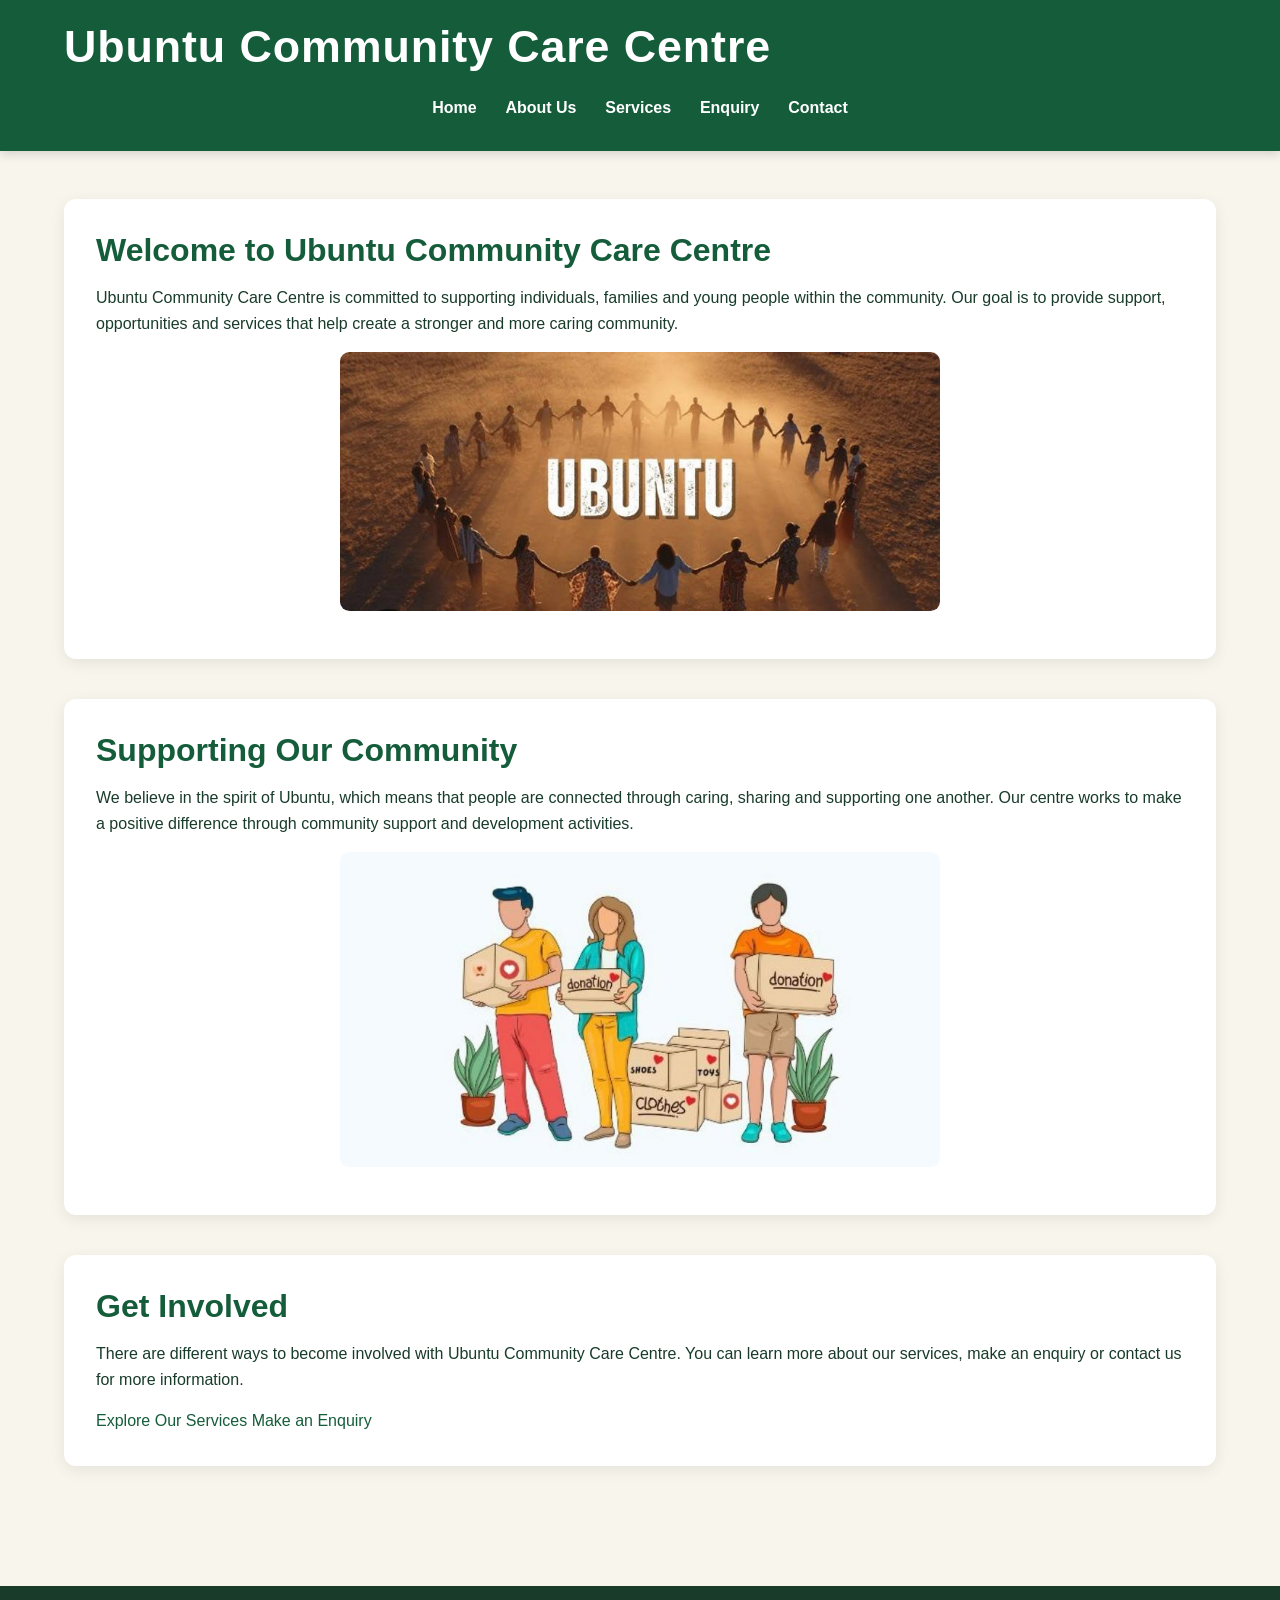
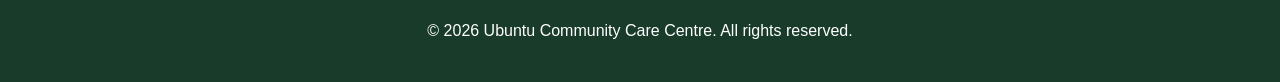
<file: index.html>
<!DOCTYPE html>
<html lang="en">

<head>
    <meta charset="UTF-8">
    <meta name="viewport" content="width=device-width, initial-scale=1.0">

    <!-- SEO Metadata -->
    <title>Ubuntu Community Care Centre | Community Support in Cape Town</title>

    <meta name="description"
          content="Discover Ubuntu Community Care Centre in Cape Town. Explore community support, food assistance, volunteering and youth development programmes.">

    <meta name="keywords"
          content="Ubuntu Community Care Centre, community support Cape Town, food assistance, volunteering, youth development, community programmes">

    <meta name="author" content="Ubuntu Community Care Centre">

    <link rel="stylesheet" href="css/style.css">

    <script type="application/ld+json">
{
  "@context": "https://schema.org",
  "@type": "Organization",
  "name": "Ubuntu Community Care Centre",
  "areaServed": {
    "@type": "City",
    "name": "Cape Town"
  },
  "description": "A community care centre supporting and serving the local community in Cape Town."
}
</script>
</head>

<body>

    <!-- Header section containing the website title and navigation menu -->
    <header>

        <h1>Ubuntu Community Care Centre</h1>

        <!-- Navigation menu linking to all five pages -->
        <nav>
    <!-- Hamburger button for mobile devices -->
    <button class="menu-toggle" aria-label="Open navigation menu">☰
        
    </button>

    <!-- Website navigation links -->
    <div class="nav-links">
        <a href="index.html">Home</a>
        <a href="about.html">About Us</a>
        <a href="services.html">Services</a>
        <a href="enquiry.html">Enquiry</a>
        <a href="contact.html">Contact</a>
    </div>
</nav>

    </header>

    <!-- Main content of the Home page -->
    <main>

        <!-- Main introduction section -->
        <section>

            <h2>Welcome to Ubuntu Community Care Centre</h2>

            <p>
                Ubuntu Community Care Centre is committed to supporting
                individuals, families and young people within the community.
                Our goal is to provide support, opportunities and services
                that help create a stronger and more caring community.
            </p>

           <picture>
   
<img
    src="images/indrx.jpeg"
     loading="lazy"
    srcset="images/indrx-small.jpg 414w,
            images/indrx.jpeg 828w"
    sizes="(max-width: 768px) 100vw, 600px"
    alt="Ubuntu community members standing together">

</picture>

        </section>

        <!-- Supporting our community section -->
        <section>

            <h2>Supporting Our Community</h2>

            <p>
                We believe in the spirit of Ubuntu, which means that people
                are connected through caring, sharing and supporting one
                another. Our centre works to make a positive difference
                through community support and development activities.
            </p>

 
<picture>
    <img
        src="images/donation.jpeg"
        loading="lazy"
        srcset="images/donation-small.jpg 414w,
                images/donation.jpeg 828w"
        sizes="(max-width: 768px) 100vw, 600px"
        alt="Community members supporting one another through donations">
</picture>


        </section>

        <!-- Call to action section -->
        <section>

            <h2>Get Involved</h2>

            <p>
                There are different ways to become involved with Ubuntu
                Community Care Centre. You can learn more about our services,
                make an enquiry or contact us for more information.
            </p>

            <a href="services.html">Explore Our Services</a>
<a href="enquiry.html">Make an Enquiry</a>

        </section>

    </main>

    <!-- Footer section -->
    <footer>

        <p>&copy; 2026 Ubuntu Community Care Centre. All rights reserved.</p>

    </footer>

    <script src="js/script.js"></script>

</body>

</html>
</file>
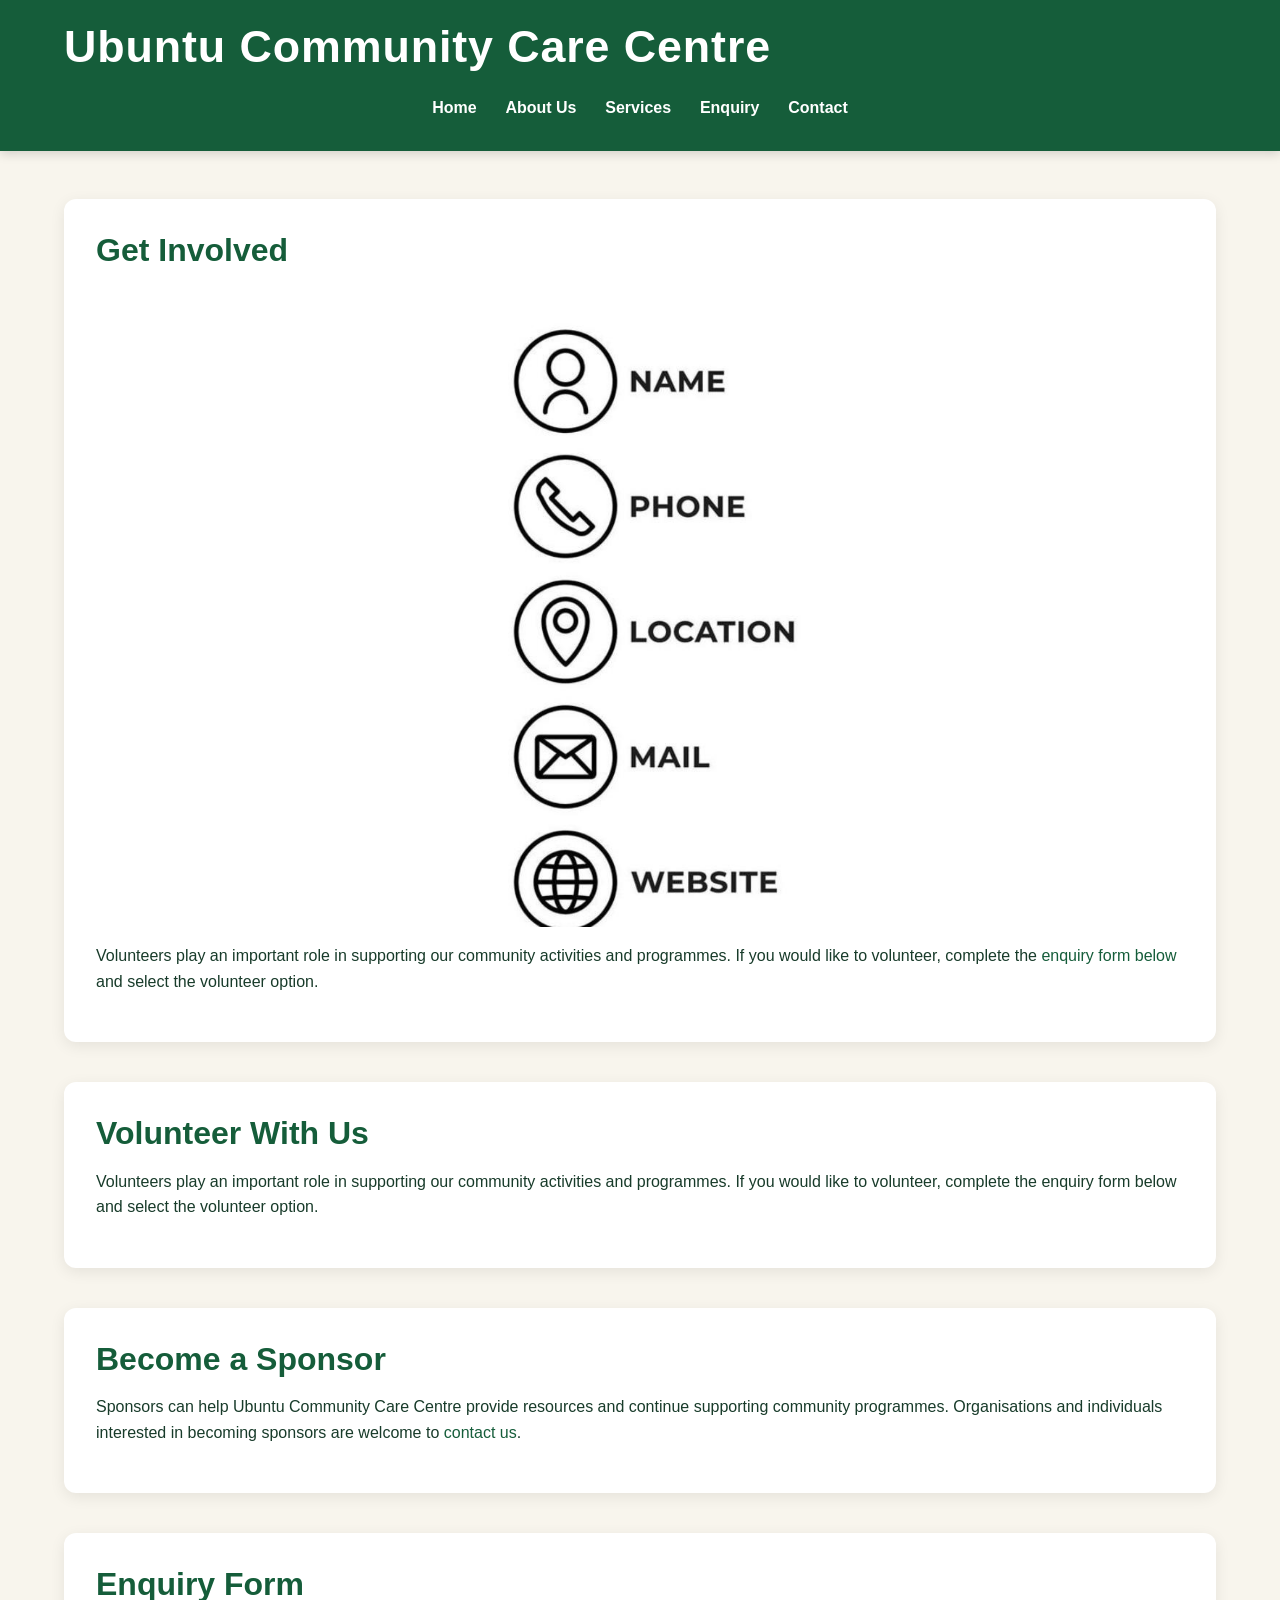
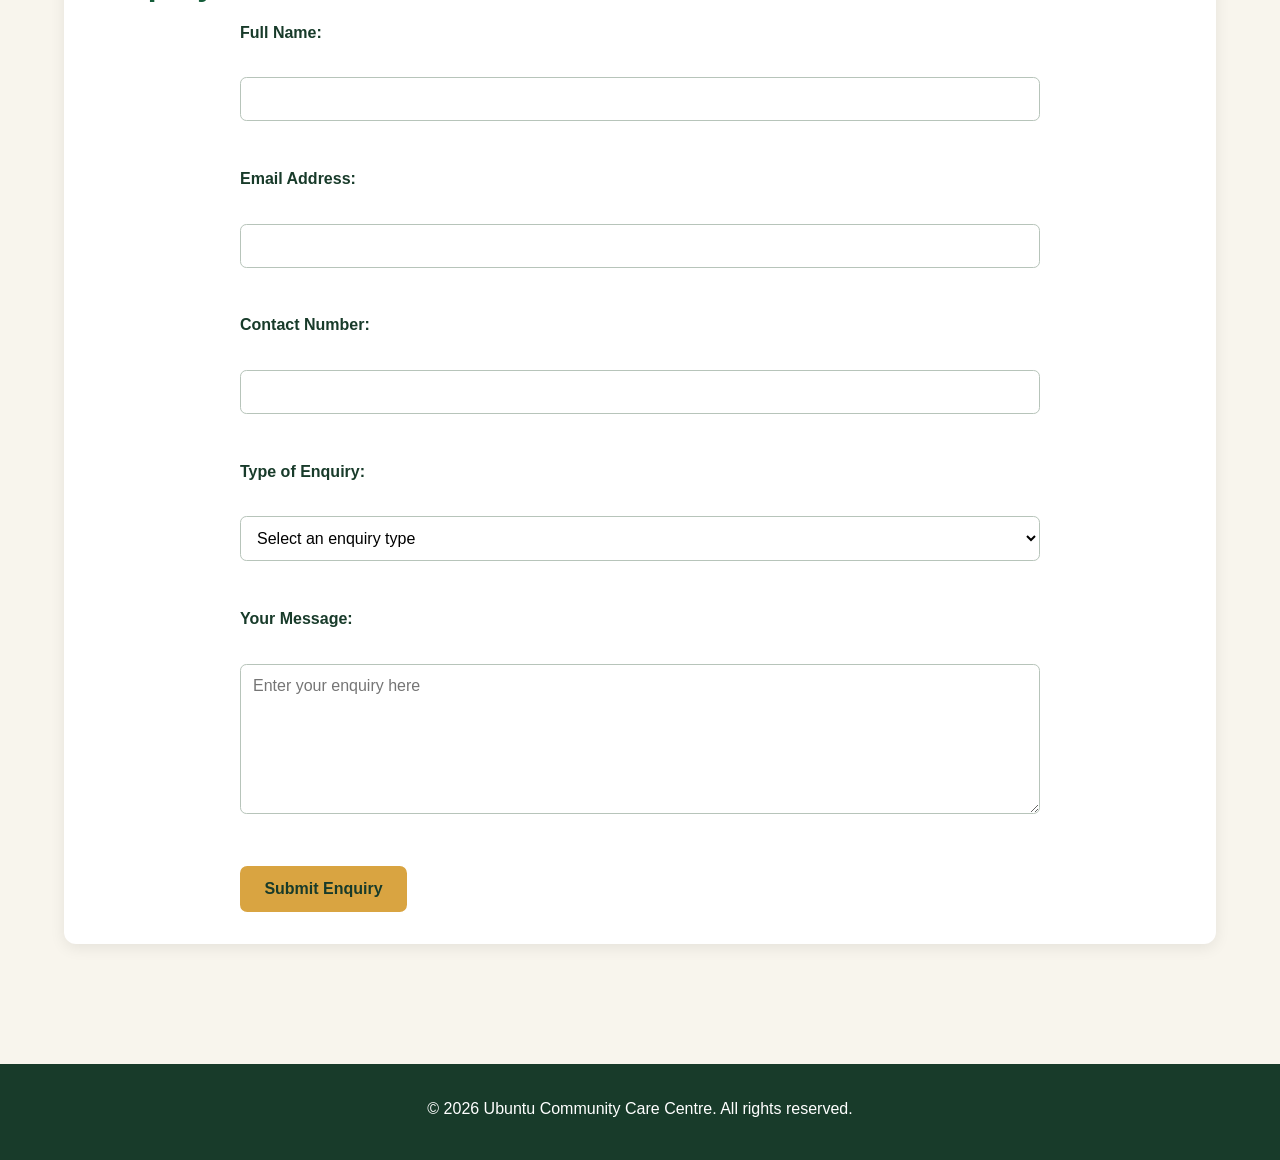
<file: enquiry.html>
<!DOCTYPE html>
<html lang="en">

<head>
    <meta charset="UTF-8">
    <meta name="viewport" content="width=device-width, initial-scale=1.0">

    <!-- SEO Metadata -->
    <title>Make an Enquiry | Ubuntu Community Care Centre</title>

    <meta name="description"
          content="Contact Ubuntu Community Care Centre to enquire about volunteering, sponsorship opportunities and community programmes in Cape Town.">

    <meta name="keywords"
          content="community enquiry Cape Town, volunteer opportunities, community sponsorship, community programmes, Ubuntu Community Care Centre">

    <meta name="author" content="Ubuntu Community Care Centre">

    <link rel="stylesheet" href="css/style.css">
</head>

<body>

    <!-- Header section containing the website title and navigation menu -->
    <header>


    <h1>Ubuntu Community Care Centre</h1>

    <!-- Mobile hamburger button -->
    <button class="menu-toggle" aria-label="Open navigation menu">
        ☰
    </button>

    <!-- Navigation links -->
    <nav class="nav-links">
        <a href="index.html">Home</a>
        <a href="about.html">About Us</a>
        <a href="services.html">Services</a>
        <a href="enquiry.html">Enquiry</a>
        <a href="contact.html">Contact</a>
    </nav>

</header> 

    <!-- Main content of the Enquiry page -->
    <main>

        <!-- Introduction section -->
        <section>

            <h2>Get Involved</h2>

<picture>
    <img
        src="images/enqury.jpeg"
        srcset="images/enqury-small.jpg 414w,
                images/enqury.jpeg 828w"
        sizes="(max-width: 768px) 100vw, 600px"
        alt="People getting involved in community activities">
</picture>
          <p>
    Volunteers play an important role in supporting our
    community activities and programmes. If you would like
    to volunteer, complete the <a href="#enquiry-form">enquiry form below</a>
    and select the volunteer option.
</p>
        </section>

        <!-- Volunteer section -->
        <section>

            <h2>Volunteer With Us</h2>

            <p>
                Volunteers play an important role in supporting our
                community activities and programmes. If you would like
                to volunteer, complete the enquiry form below and select
                the volunteer option.
            </p>

        </section>

        <!-- Sponsorship section -->
        <section>

            <h2>Become a Sponsor</h2>

            <p>
    Sponsors can help Ubuntu Community Care Centre provide
    resources and continue supporting community programmes.
    Organisations and individuals interested in becoming
    sponsors are welcome to <a href="contact.html">contact us</a>.
</p>

        </section>

        <!-- Enquiry form section -->
        <section>

            <h2>Enquiry Form</h2>

           <form id="enquiry-form">

    <label for="name">Full Name:</label>
    <br>
    <input type="text" id="name" name="name"
           minlength="2" maxlength="60"
           autocomplete="name" required>

    <br><br>

    <label for="email">Email Address:</label>
    <br>
    <input type="email" id="email" name="email"
           autocomplete="email" required>

    <br><br>

    <label for="phone">Contact Number:</label>
    <br>
    <input type="tel" id="phone" name="phone"
           pattern="(0[0-9]{9}|\+27[0-9]{9})"
           title="Enter a South African number such as 0821234567 or +27821234567."
           maxlength="12" autocomplete="tel" required>

    <br><br>

    <label for="enquiry-type">Type of Enquiry:</label>
    <br>
    <select id="enquiry-type" name="enquiry-type" required>
        <option value="" selected disabled>Select an enquiry type</option>
        <option value="volunteer">Volunteer</option>
        <option value="sponsor">Become a Sponsor</option>
        <option value="programme">Community Programme</option>
        <option value="other">Other</option>
    </select>

    <br><br>

    <label for="message">Your Message:</label>
    <br>
    <textarea id="message" name="message"
              rows="6" cols="40"
              minlength="10" maxlength="1000"
              placeholder="Enter your enquiry here"
              required></textarea>

    <br><br>

    <button type="submit">Submit Enquiry</button>

    <p id="enquiry-feedback" class="form-feedback"
       role="status" aria-live="polite"></p>

</form>
        </section>

    </main>

    <!-- Footer section -->
    <footer>

        <p>&copy; 2026 Ubuntu Community Care Centre. All rights reserved.</p>

    </footer>

    <script src="js/script.js"></script>

</body>

</html>
</file>
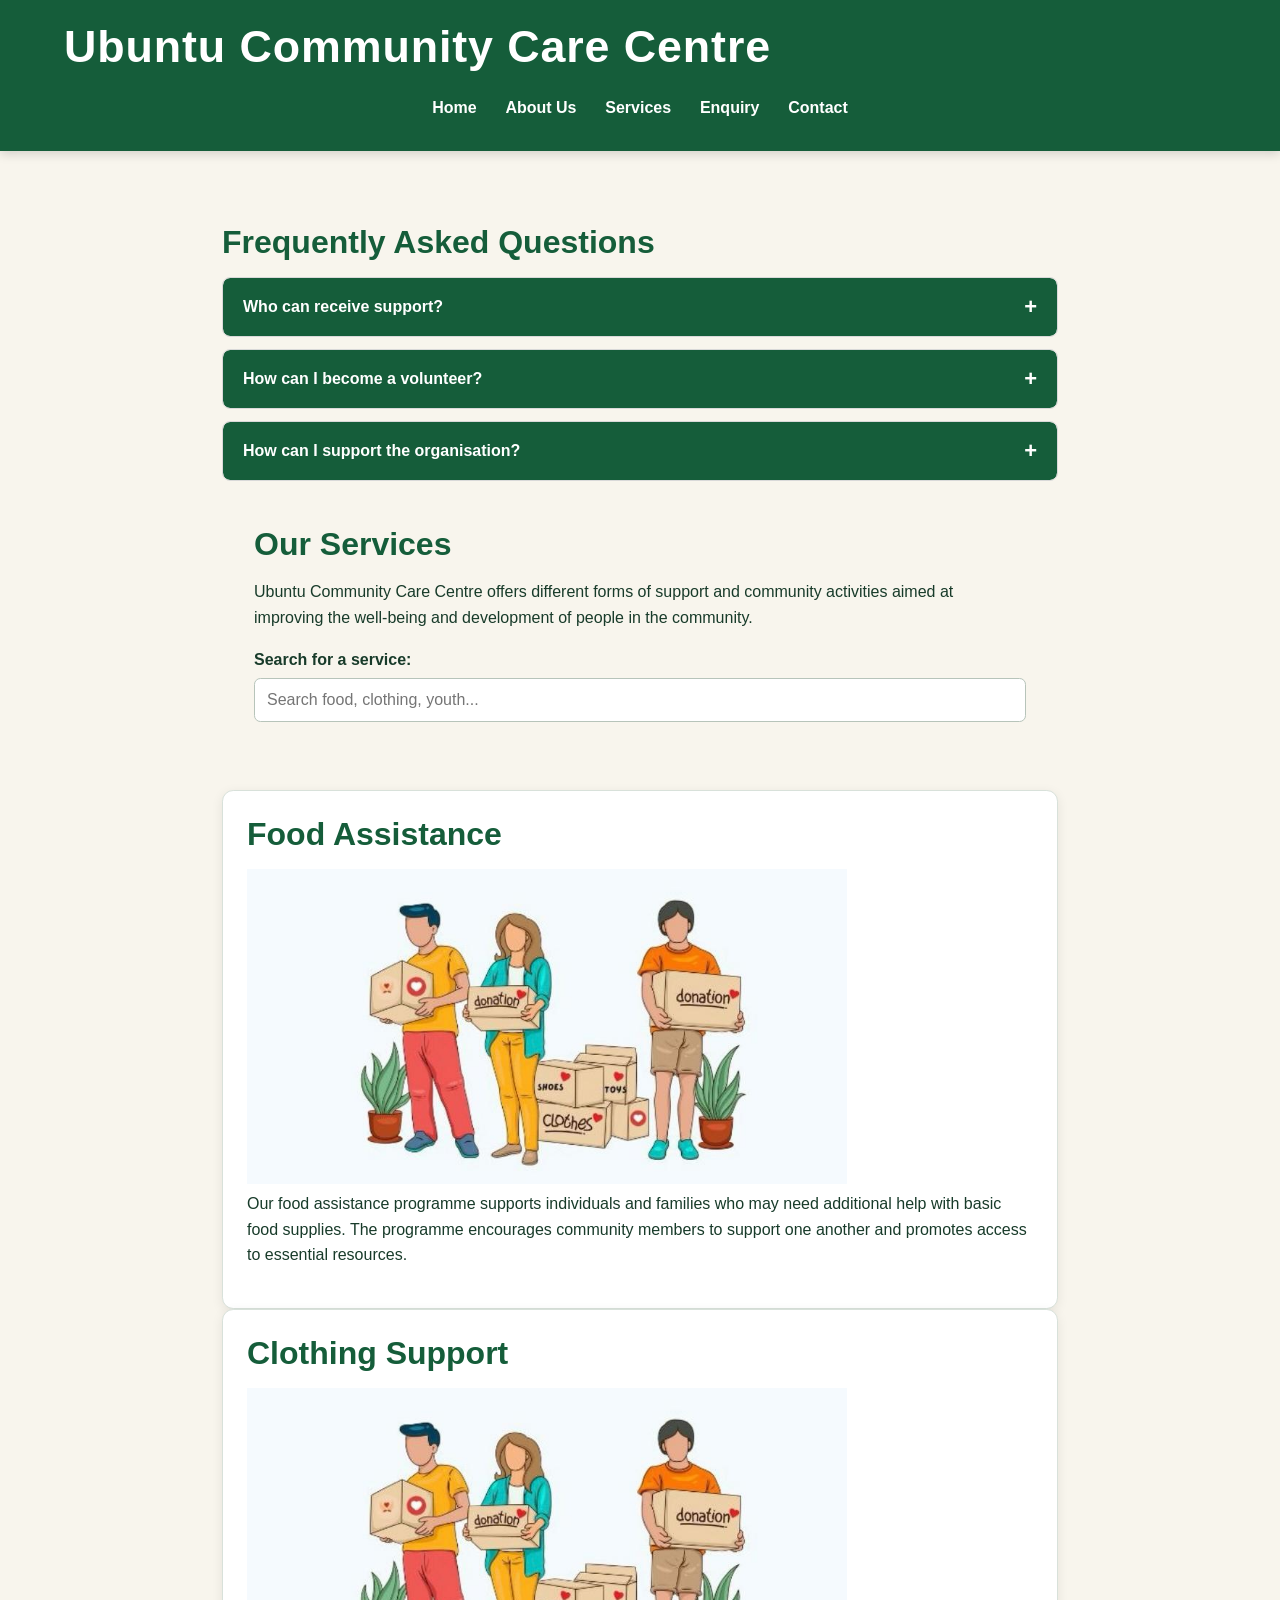
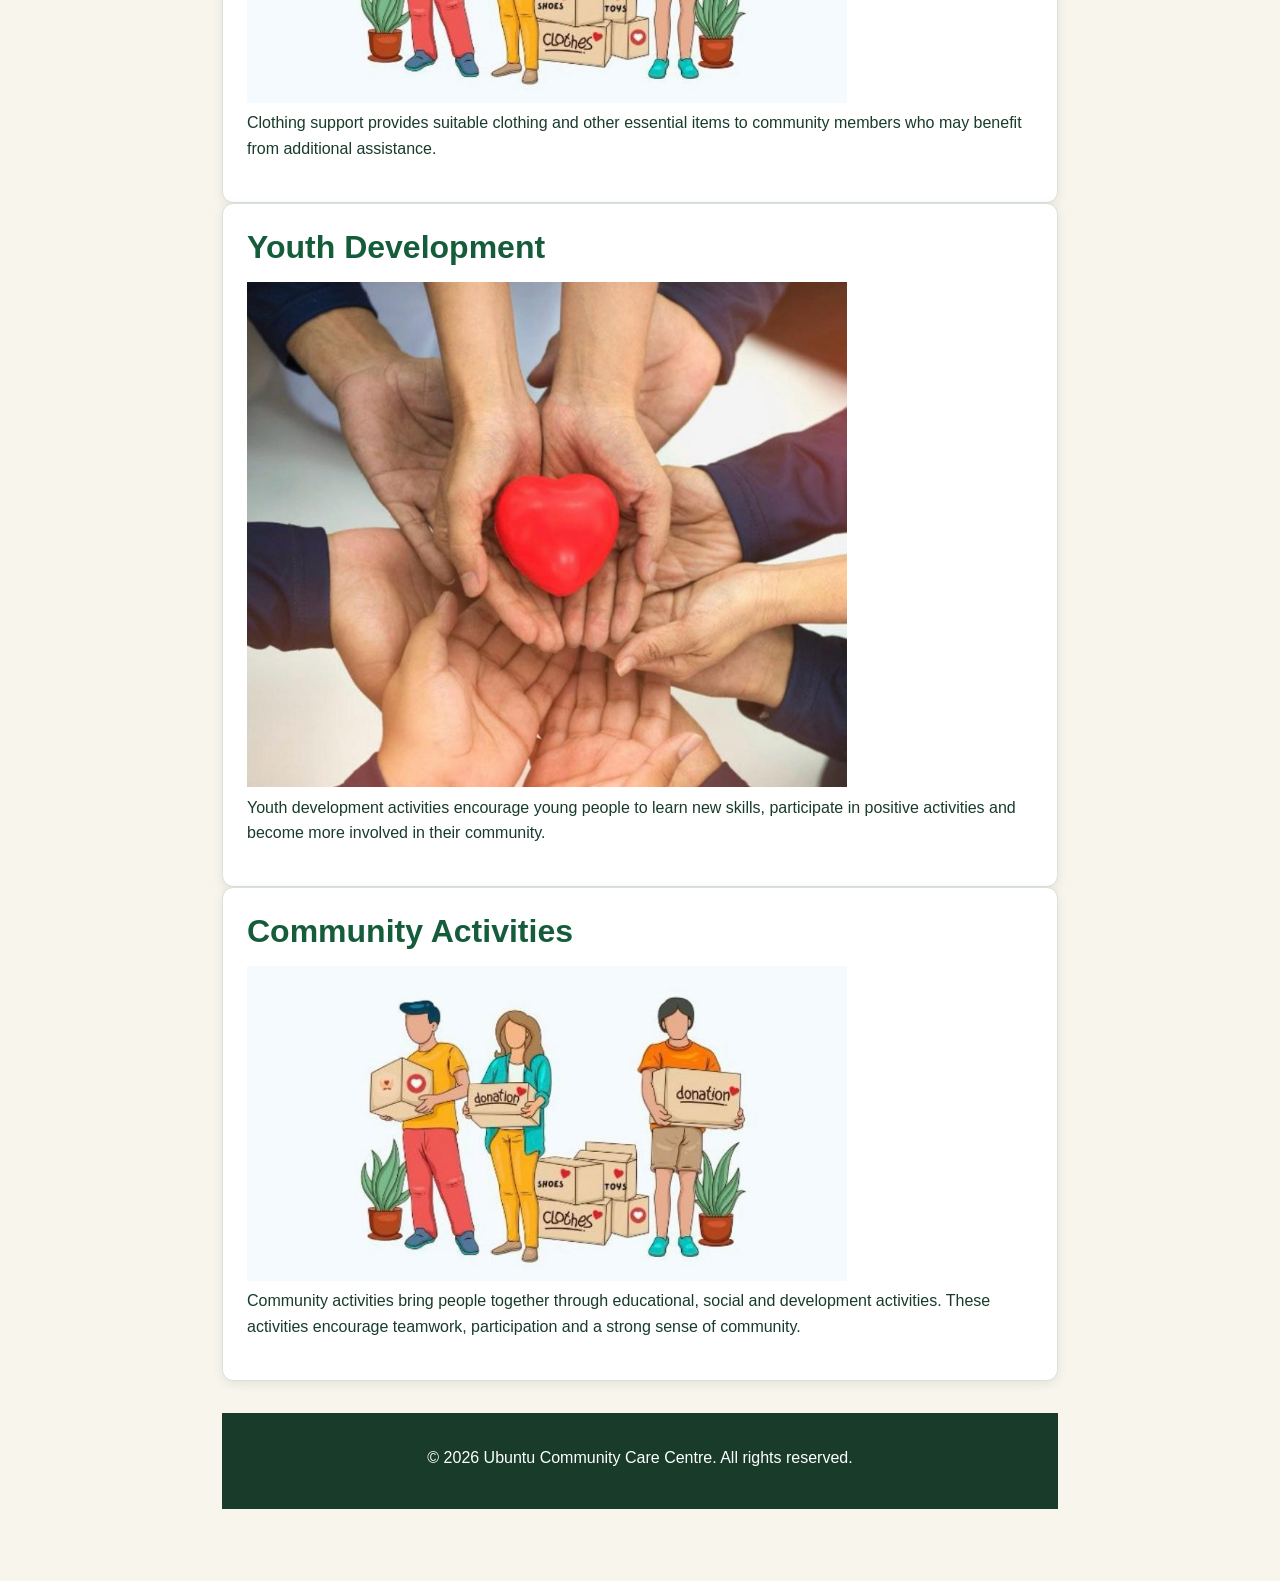
<file: services.html>
<!DOCTYPE html>
<html lang="en">

<head>
    <meta charset="UTF-8">
    <meta name="viewport" content="width=device-width, initial-scale=1.0">

    <!-- SEO Metadata -->
    <title>Our Services | Ubuntu Community Care Centre</title>

    <meta name="description"
          content="Explore food assistance, clothing support, youth development and community activities offered by Ubuntu Community Care Centre in Cape Town.">

    <meta name="keywords"
          content="community services Cape Town, food assistance, clothing support, youth development, community activities, Ubuntu Community Care Centre">

    <meta name="author" content="Ubuntu Community Care Centre">

    <link rel="stylesheet" href="css/style.css">
</head>

<body>

    <!-- Header section containing the website title and navigation menu -->
  <header>

    <h1>Ubuntu Community Care Centre</h1>

    <!-- Mobile hamburger button -->
    <button class="menu-toggle" aria-label="Open navigation menu">
        ☰
    </button>

    <!-- Navigation links -->
    <nav class="nav-links">
        <a href="index.html">Home</a>
        <a href="about.html">About Us</a>
        <a href="services.html">Services</a>
        <a href="enquiry.html">Enquiry</a>
        <a href="contact.html">Contact</a>
    </nav>

</header>
<!-- Frequently Asked Questions -->
<section class="faq-section">

    <h2>Frequently Asked Questions</h2>

    <div class="accordion-item">

        <button class="accordion-button" aria-expanded="false">
            Who can receive support?
        </button>

        <div class="accordion-content" hidden>
            <p>
                Individuals and families in the community who need
                assistance can enquire about the support programmes
                offered by the centre.
            </p>
        </div>

    </div>

    <div class="accordion-item">

        <button class="accordion-button" aria-expanded="false">
            How can I become a volunteer?
        </button>

        <div class="accordion-content" hidden>
        
            <p>
    You can visit our <a href="enquiry.html">Enquiry page</a>
    and submit a volunteer enquiry using the enquiry form.
 
</p>
        </div>

    </div>

    <div class="accordion-item">

        <button class="accordion-button" aria-expanded="false">
            How can I support the organisation?
        </button>

        <div class="accordion-content" hidden>
            <p>
    You can support the centre by volunteering,
    becoming a sponsor or <a href="enquiry.html">making an enquiry</a>
    about our programmes.
</p>
        </div>

    </div>

<section class="services-intro">

    <h2>Our Services</h2>

    <p>
        Ubuntu Community Care Centre offers different forms of
        support and community activities aimed at improving the
        well-being and development of people in the community.
    </p>

    <!-- Service Search -->
    <div class="service-search">
        <label for="service-search">Search for a service:</label>

        <input
            type="search"
            id="service-search"
            placeholder="Search food, clothing, youth..."
            aria-label="Search available services">

        <p id="search-message" aria-live="polite"></p>
    </div>

</section>

        <!-- Food assistance service -->
         <section class="service-card">

            <h2>Food Assistance</h2>

   <picture>
    <img
        src="images/donation.jpeg"
         loading="lazy"
        srcset="images/donation-small.jpg 414w,
                images/donation.jpeg 828w"
        sizes="(max-width: 768px) 100vw, 600px"
        alt="Community members receiving support">
</picture>
            <p>
                Our food assistance programme supports individuals and
                families who may need additional help with basic food
                supplies. The programme encourages community members to
                support one another and promotes access to essential
                resources.
            </p>

        </section>

        <!-- Clothing support service -->
         <section class="service-card">

            <h2>Clothing Support</h2>
            
            <picture>
<img
    src="images/donation.jpeg"
     loading="lazy"
    srcset="images/donation-small.jpg 414w,
            images/donation.jpeg 828w"
    sizes="(max-width: 768px) 100vw, 600px"
    alt="Community members participating in activities together">

                </picture>
            <p>
                Clothing support provides suitable clothing and other
                essential items to community members who may benefit from
                additional assistance.
            </p>

        </section>

        <!-- Youth development service -->
         <section class="service-card">

            <h2>Youth Development</h2>

<picture>
    <img
        src="images/about.jpeg"
         loading="lazy"
        srcset="images/about-small.jpg 414w,
                images/about.jpeg 828w"
        sizes="(max-width: 768px) 100vw, 600px"
        alt="Community members participating in a community support programme">
</picture>
            <p>
                Youth development activities encourage young people to
                learn new skills, participate in positive activities and
                become more involved in their community.
            </p>

        </section>

        <!-- Community activities service -->
         <section class="service-card">

            <h2>Community Activities</h2>

          <picture>            
<img
    src="images/donation.jpeg"
     loading="lazy"
    srcset="images/donation-small.jpg 414w,
            images/donation.jpeg 828w"
    sizes="(max-width: 768px) 100vw, 600px"
    alt="Community members participating in activities together">
</picture>

            <p>
                Community activities bring people together through
                educational, social and development activities. These
                activities encourage teamwork, participation and a strong
                sense of community.
            </p>

        </section>

    </main>

    <!-- Footer section -->
    <footer>

        <p>&copy; 2026 Ubuntu Community Care Centre. All rights reserved.</p>

    </footer>

    <script src="js/script.js"></script>

</body>

</html>
</file>
<file: css/style.css>
/* =========================================================
   Ubuntu Community Care Centre
   Part 2 - CSS Styling and Responsive Design
   ========================================================= */


/* =========================================================
   1. CSS RESET
   Provides consistent default styling across browsers.
   ========================================================= */

* {
    margin: 0;
    padding: 0;
    box-sizing: border-box;
}


/* =========================================================
   2. BASE WEBSITE STYLES
   ========================================================= */

html {
    scroll-behavior: smooth;
}

body {
    font-family: Arial, Helvetica, sans-serif;
    font-size: 1rem;
    line-height: 1.6;
    color: #183b2a;
    background-color: #f8f5ed;
}


/* =========================================================
   3. TYPOGRAPHY
   ========================================================= */

h1,
h2,
h3 {
    line-height: 1.2;
    color: #155d3a;
    margin-bottom: 1rem;
}

h1 {
    font-size: 2.8rem;
    font-weight: 700;
    letter-spacing: 0.02em;
}

h2 {
    font-size: 2rem;
    font-weight: 700;
}

h3 {
    font-size: 1.4rem;
    font-weight: 600;
}

p {
    margin-bottom: 1rem;
}

a {
    color: #155d3a;
    text-decoration: none;
}


/* =========================================================
   4. HEADER
   ========================================================= */

header {
    background-color: #155d3a;
    color: #ffffff;
    padding: 1.25rem 5%;
    box-shadow: 0 3px 10px rgba(0, 0, 0, 0.15);
}

header h1 {
    color: #ffffff;
    margin-bottom: 0.75rem;
}


/* =========================================================
   5. NAVIGATION
   Uses Flexbox for the desktop navigation layout.
   ========================================================= */

nav {
    display: flex;
    justify-content: center;
    align-items: center;
}

nav ul {
    display: flex;
    justify-content: center;
    align-items: center;
    gap: 1.5rem;
    list-style: none;
    flex-wrap: wrap;
}

nav li {
    list-style: none;
}

nav a {
    display: block;
    color: #ffffff;
    font-weight: 600;
    padding: 0.6rem 0.9rem;
    border-radius: 0.4rem;
    transition: background-color 0.3s ease,
                color 0.3s ease,
                transform 0.2s ease;
}


/* =========================================================
   6. NAVIGATION PSEUDO-CLASSES
   ========================================================= */

nav a:hover {
    background-color: #d9a441;
    color: #183b2a;
    transform: translateY(-2px);
}

nav a:focus {
    outline: 3px solid #d9a441;
    outline-offset: 3px;
}

nav a:active {
    transform: translateY(0);
}


/* =========================================================
   7. MAIN CONTENT
   ========================================================= */

main {
    width: 90%;
    max-width: 1200px;
    margin: 0 auto;
    padding: 3rem 0;
}

main section {
    margin-bottom: 2.5rem;
}

section {
    padding: 2rem;
}


/* =========================================================
   8. HERO / INTRODUCTION
   ========================================================= */

.hero {
    min-height: 420px;
    display: flex;
    flex-direction: column;
    justify-content: center;
    align-items: center;
    text-align: center;
    padding: 4rem 2rem;
    background: linear-gradient(
        rgba(21, 93, 58, 0.88),
        rgba(24, 59, 42, 0.88)
    );
    color: #ffffff;
    border-radius: 0.8rem;
    margin-bottom: 2.5rem;
}

.hero h1,
.hero h2 {
    color: #ffffff;
}

.hero p {
    max-width: 750px;
    font-size: 1.15rem;
}


/* =========================================================
   9. CONTENT SECTIONS
   ========================================================= */

main section:not(.hero) {
    background-color: #ffffff;
    border-radius: 0.75rem;
    box-shadow: 0 4px 15px rgba(0, 0, 0, 0.08);
}

main section img {
    display: block;
    width: 100%;
    max-width: 600px;
    height: auto;
    margin: 1rem auto;
    border-radius: 0.6rem;
}


/* =========================================================
   10. IMAGES
   Responsive images prevent overflow on smaller screens.
   ========================================================= */

img {
    max-width: 100%;
    height: auto;
}


/* =========================================================
   11. LISTS
   ========================================================= */

ul,
ol {
    margin: 1rem 0 1rem 1.5rem;
}

li {
    margin-bottom: 0.5rem;
}


/* =========================================================
   12. BUTTONS AND CALL-TO-ACTION LINKS
   ========================================================= */

button,
input[type="submit"],
input[type="button"],
a.button,
.btn {
    display: inline-block;
    background-color: #d9a441;
    color: #183b2a;
    border: 2px solid #d9a441;
    padding: 0.75rem 1.4rem;
    border-radius: 0.45rem;
    font-weight: 700;
    font-size: 1rem;
    cursor: pointer;
    transition: background-color 0.3s ease,
                color 0.3s ease,
                border-color 0.3s ease,
                transform 0.2s ease,
                box-shadow 0.2s ease;
}


/* Button pseudo-classes */

button:hover,
input[type="submit"]:hover,
input[type="button"]:hover,
a.button:hover,
.btn:hover {
    background-color: #155d3a;
    color: #ffffff;
    border-color: #155d3a;
    transform: translateY(-2px);
    box-shadow: 0 4px 10px rgba(0, 0, 0, 0.18);
}

button:focus,
input[type="submit"]:focus,
input[type="button"]:focus,
a.button:focus,
.btn:focus {
    outline: 3px solid #d9a441;
    outline-offset: 3px;
}

button:active,
input[type="submit"]:active,
input[type="button"]:active,
a.button:active,
.btn:active {
    transform: translateY(0);
}


/* =========================================================
   13. FORMS
   ========================================================= */

form {
    width: 100%;
    max-width: 800px;
    margin: 0 auto;
}

label {
    display: block;
    margin-bottom: 0.4rem;
    font-weight: 600;
    color: #183b2a;
}

input,
select,
textarea {
    width: 100%;
    padding: 0.75rem;
    margin-bottom: 1.2rem;
    border: 1px solid #b7c4ba;
    border-radius: 0.4rem;
    font-family: inherit;
    font-size: 1rem;
    background-color: #ffffff;
}


/* Form focus pseudo-class */

input:focus,
select:focus,
textarea:focus {
    outline: none;
    border-color: #155d3a;
    box-shadow: 0 0 0 3px rgba(21, 93, 58, 0.18);
}

textarea {
    min-height: 150px;
    resize: vertical;
}


/* =========================================================
   14. SERVICE / CONTENT CARDS
   Supports cards if classes are used in the HTML.
   ========================================================= */

.services,
.service-container,
.service-grid,
.cards {
    display: grid;
    grid-template-columns: repeat(3, 1fr);
    gap: 1.5rem;
}

.service,
.service-card,
.card {
    background-color: #ffffff;
    padding: 1.5rem;
    border: 1px solid #d8e1da;
    border-radius: 0.7rem;
    box-shadow: 0 3px 12px rgba(0, 0, 0, 0.08);
    transition: transform 0.3s ease,
                box-shadow 0.3s ease;
}

.service:hover,
.service-card:hover,
.card:hover {
    transform: translateY(-5px);
    box-shadow: 0 8px 20px rgba(0, 0, 0, 0.14);
}


/* =========================================================
   15. CONTACT / LOCATION LAYOUT
   Uses CSS Grid for multiple locations.
   ========================================================= */

.locations,
.location-container,
.location-grid {
    display: grid;
    grid-template-columns: repeat(2, 1fr);
    gap: 1.5rem;
}

.location,
.location-card {
    background-color: #eef4ef;
    padding: 1.5rem;
    border-left: 5px solid #155d3a;
    border-radius: 0.5rem;
}


/* =========================================================
   16. FOOTER
   ========================================================= */

footer {
    background-color: #183b2a;
    color: #ffffff;
    text-align: center;
    padding: 2rem 5%;
    margin-top: 2rem;
}

footer p {
    margin-bottom: 0.4rem;
}

footer a {
    color: #d9a441;
}


/* =========================================================
   17. RESPONSIVE IMAGES
   ========================================================= */

figure {
    margin: 1.5rem auto;
    text-align: center;
}

figure img {
    width: 100%;
    height: auto;
    display: block;
}


/* =========================================================
   18. TABLET RESPONSIVE DESIGN
   Breakpoint: 1024px
   ========================================================= */

@media (max-width: 1024px) {

    main {
        width: 92%;
    }

    h1 {
        font-size: 2.4rem;
    }

    h2 {
        font-size: 1.8rem;
    }

    .services,
    .service-container,
    .service-grid,
    .cards {
        grid-template-columns: repeat(2, 1fr);
    }

    .hero {
        min-height: 360px;
        padding: 3rem 1.5rem;
    }
}


/* =========================================================
   19. MOBILE RESPONSIVE DESIGN
   Breakpoint: 768px
   ========================================================= */

@media (max-width: 768px) {

    body {
        font-size: 0.95rem;
    }

    main {
        width: 94%;
        padding: 2rem 0;
    }

    h1 {
        font-size: 2rem;
    }

    h2 {
        font-size: 1.6rem;
    }

    h3 {
        font-size: 1.25rem;
    }

    header {
        padding: 1rem 4%;
    }

    nav ul {
        flex-direction: column;
        width: 100%;
        gap: 0.3rem;
    }

    nav a {
        width: 100%;
        text-align: center;
    }

    section {
        padding: 1.5rem;
    }

    .hero {
        min-height: 320px;
        padding: 2.5rem 1.25rem;
    }

    .hero h1 {
        font-size: 2rem;
    }

    .services,
    .service-container,
    .service-grid,
    .cards,
    .locations,
    .location-container,
    .location-grid {
        grid-template-columns: 1fr;
    }

    main section img {
        width: 100%;
    }

    form {
        width: 100%;
    }
}


/* =========================================================
   20. SMALL MOBILE DEVICES
   Breakpoint: 480px
   ========================================================= */

@media (max-width: 480px) {

    body {
        font-size: 0.9rem;
    }

    main {
        width: 95%;
        padding: 1.5rem 0;
    }

    h1 {
        font-size: 1.7rem;
    }

    h2 {
        font-size: 1.4rem;
    }

    h3 {
        font-size: 1.15rem;
    }

    section {
        padding: 1.2rem;
    }

    .hero {
        min-height: 280px;
        padding: 2rem 1rem;
    }

    .hero h1 {
        font-size: 1.7rem;
    }

    .hero p {
        font-size: 1rem;
    }

    button,
    input[type="submit"],
    a.button,
    .btn {
        width: 100%;
        text-align: center;
    }
}
/* =========================================================
   SERVICES PAGE GRID
   CSS Grid creates a clear multi-column desktop layout.
   ========================================================= */

.services-page {
    display: grid;
    grid-template-columns: repeat(2, 1fr);
    gap: 1.5rem;
}

/* Keep the introduction section across the full width */
.services-page > section:first-child {
    grid-column: 1 / -1;
}

/* Style individual service cards */
.services-page .service-card {
    background-color: #ffffff;
    padding: 1.5rem;
    border-radius: 0.75rem;
    border: 1px solid #d8e1da;
    box-shadow: 0 4px 15px rgba(0, 0, 0, 0.08);
}

/* Service images */
.services-page .service-card img {
    width: 100%;
    max-width: 450px;
    height: 250px;
    object-fit: cover;
    margin: 1rem auto;
    border-radius: 0.6rem;
}

/* Service cards respond to smaller screens */
@media (max-width: 768px) {

    .services-page {
        grid-template-columns: 1fr;
    }

    .services-page > section:first-child {
        grid-column: auto;
    }
}

/* Hamburger menu - mobile navigation */
.menu-toggle {
    display: none;
    background: transparent;
    border: none;
    color: white;
    font-size: 2rem;
    cursor: pointer;
}

/* Mobile navigation */
@media (max-width: 768px) {

    .menu-toggle {
        display: block;
        margin: 0 auto;
        padding: 0.5rem 1rem;
    }

    .nav-links {
        display: none;
        flex-direction: column;
        align-items: center;
        width: 100%;
    }

    .nav-links.active {
        display: flex;
    }

    .nav-links a {
        display: block;
        width: 100%;
        text-align: center;
        padding: 0.7rem;
        box-sizing: border-box;
    }
}
/* Keep hamburger navigation on mobile */
@media (max-width: 768px) {

    .menu-toggle {
        display: block !important;
    }

    .nav-links {
        display: none !important;
        flex-direction: column;
        width: 100%;
    }

    .nav-links.active {
        display: flex !important;
    }
}

/* Desktop navigation */
@media (min-width: 769px) {

    .menu-toggle {
        display: none !important;
    }

    .nav-links {
        display: flex !important;
    }
}

/* FAQ Accordion Styling */
.faq-section {
    max-width: 900px;
    margin: 40px auto;
}

.accordion-item {
    margin-bottom: 12px;
    border-radius: 8px;
    overflow: hidden;
    border: 1px solid #d9d9d9;
}

.accordion-button {
    width: 100%;
    padding: 16px 20px;
    background-color: #155d3a;
    color: #ffffff;
    border: none;
    text-align: left;
    font-size: 16px;
    font-weight: bold;
    cursor: pointer;
    display: flex;
    justify-content: space-between;
    align-items: center;
}

.accordion-button::after {
    content: "+";
    font-size: 22px;
}

.accordion-button[aria-expanded="true"]::after {
    content: "−";
}

.accordion-button:hover {
    background-color: #183b2a;
}

.accordion-button:focus-visible {
    outline: 3px solid #d9a441;
    outline-offset: -3px;
}

.accordion-content {
    padding: 16px 20px;
    background-color: #f8f5ed;
}

.accordion-content[hidden] {
    display: none;
}

.accordion-content p {
    margin: 0;
    line-height: 1.6;
}
/* Interactive Map Styling */
.map-information {
    max-width: 1000px;
    margin: 30px auto;
    padding: 20px;
    background-color: #f8f5ed;
    border-radius: 10px;
}

.map-information h3 {
    color: #155d3a;
    margin-bottom: 12px;
}

#map {
    width: 100%;
    height: 400px;
    margin-top: 20px;
    border: 2px solid #155d3a;
    border-radius: 8px;
    z-index: 1;
}

@media (max-width: 768px) {
    .map-information {
        padding: 12px;
    }

    #map {
        height: 300px;
    }
}
/* Community Image Gallery */
.gallery-section {
    max-width: 1100px;
    margin: 40px auto;
    padding: 20px;
}

.gallery-grid {
    display: grid;
    grid-template-columns: repeat(3, 1fr);
    gap: 18px;
    margin-top: 25px;
}

.gallery-item {
    padding: 0;
    border: none;
    background: none;
    cursor: pointer;
    overflow: hidden;
    border-radius: 10px;
}

.gallery-item img {
    width: 100%;
    height: 230px;
    object-fit: cover;
    display: block;
    transition: transform 0.3s ease;
}

.gallery-item:hover img {
    transform: scale(1.05);
}

.gallery-item:focus-visible {
    outline: 3px solid #d9a441;
    outline-offset: 4px;
}

/* Lightbox */
.lightbox {
    width: min(90%, 850px);
    max-width: 850px;
    padding: 25px;
    border: none;
    border-radius: 12px;
    background-color: #f8f5ed;
}

.lightbox::backdrop {
    background-color: rgba(0, 0, 0, 0.8);
}

.lightbox img {
    display: block;
    max-width: 100%;
    max-height: 70vh;
    margin: auto;
    object-fit: contain;
}

.lightbox-close {
    display: block;
    margin-left: auto;
    margin-bottom: 10px;
    padding: 5px 14px;
    border: none;
    border-radius: 5px;
    background-color: #155d3a;
    color: white;
    font-size: 24px;
    cursor: pointer;
}

#lightbox-caption {
    text-align: center;
    margin-top: 12px;
}

@media (max-width: 768px) {
    .gallery-grid {
        grid-template-columns: repeat(2, 1fr);
    }

    .gallery-item img {
        height: 190px;
    }
}

@media (max-width: 480px) {
    .gallery-grid {
        grid-template-columns: 1fr;
    }

    .gallery-item img {
        height: 240px;
    }

}
/* Form submission feedback */

.form-feedback {
    margin-top: 15px;
    padding: 10px;
    border-radius: 6px;
    color: #155d3a;
    font-weight: bold;
}

.form-feedback.error {
    color: #b00020;
    background-color: #fdeaea;
}

.form-feedback:empty {
    display: none;
}

form button:disabled {
    opacity: 0.6;
    cursor: not-allowed;
}
</file>
